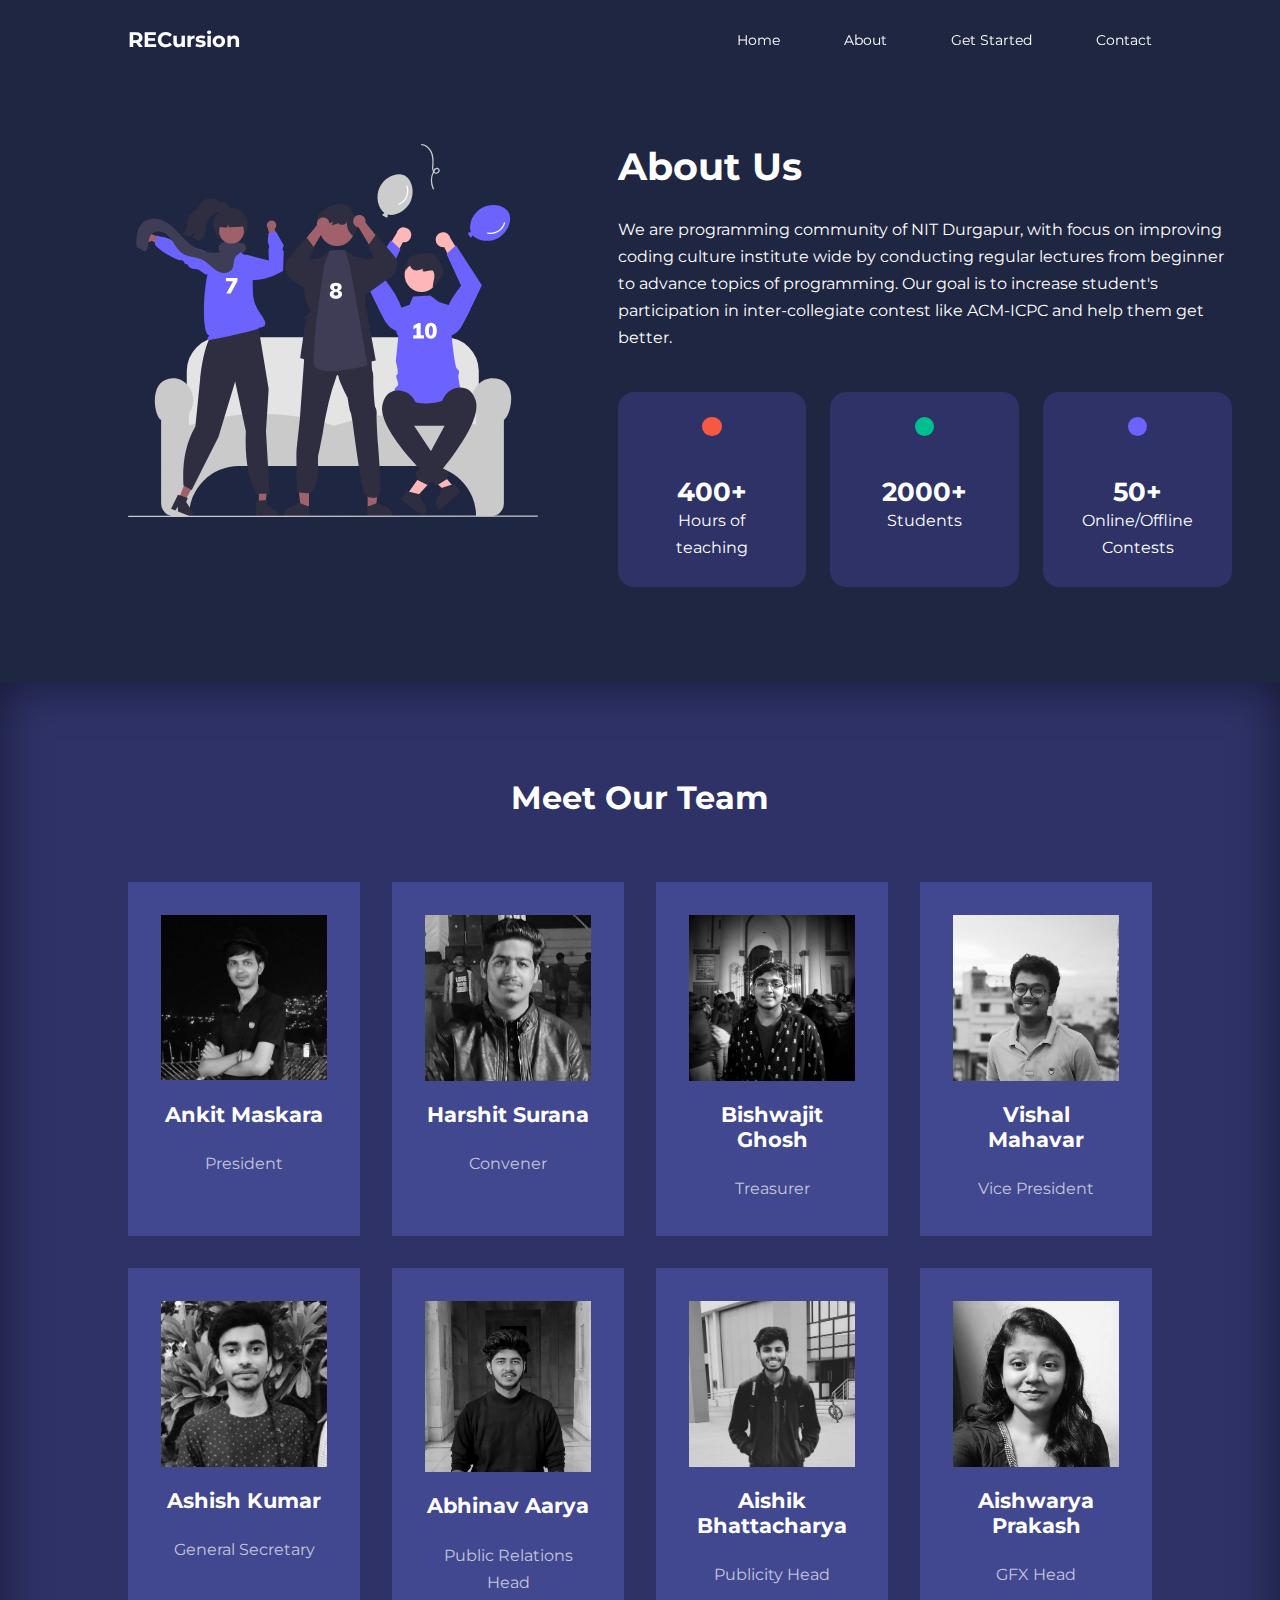
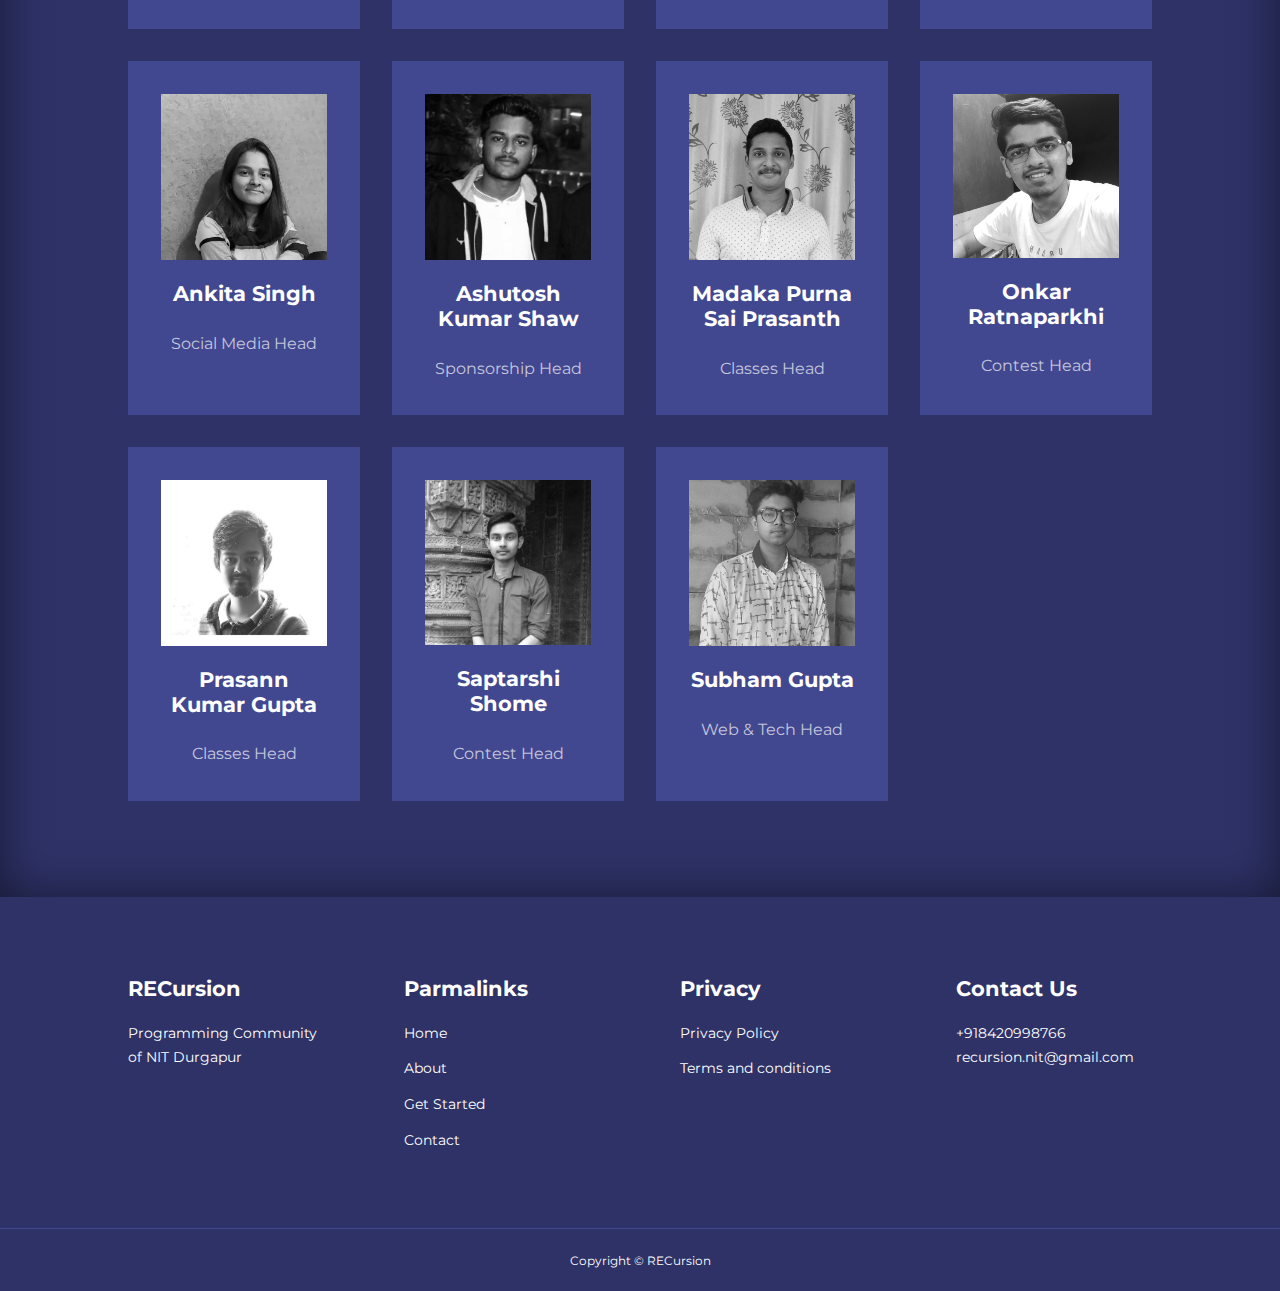
<file: about.html>
<!DOCTYPE html>
<html lang="en">
<head>
    <meta charset="UTF-8">
    <meta http-equiv="X-UA-Compatible" content="IE=edge">
    <meta name="viewport" content="width=device-width, initial-scale=1.0">
    <title>RECursion</title>
    <link rel="stylesheet" href="https://unicons.iconscout.com/release/v4.0.0/css/line.css">

    <link rel="stylesheet" href="./css/style.css">
    <link rel="stylesheet" href="./css/about.css">

    <link rel="preconnect" href="https://fonts.googleapis.com">
<link rel="preconnect" href="https://fonts.gstatic.com" crossorigin>
<link href="https://fonts.googleapis.com/css2?family=Montserrat:wght@200;300;400;500;600;700;800&display=swap" rel="stylesheet">






</head>
<body>


    <nav>
        <div class="container nav_container">
             <a href="index.html"><h4>RECursion</h4></a>
             <ul class="nav_menu">
                <li><a href="index.html">Home</a></li>
                <li><a href="about.html">About</a></li>
                <li><a href="courses.html">Get Started</a></li>
                <li><a href="contact.html">Contact</a></li>

             </ul>

             <button id="open-menu-btn"><i class="uil uil-bars"></i></button>

             <button id="close-menu-btn"><i class="uil uil-multiply"></i></button>
        </div>
    </nav>







    <section class="about_achievements">
        <div class="container about_achievements-container">
            <div class="about_achievements-left">
                <img src="./images/about achievements.svg" alt="">
            </div>

            <div class="about_achievements-right">
                <h1>About Us</h1>
                <p>
                    We are programming community of NIT Durgapur, with focus on improving coding culture institute wide by conducting regular lectures from beginner to advance topics of programming. Our goal is to increase student's participation in inter-collegiate contest like ACM-ICPC and help them get better.
                </p>
                <div class="achievements_cards">
                    <article class="achievement_card">
                        <span class="achievement_icon">
                            <i class="uil uil-video"></i>
                        </span>
                        <h3>400+</h3>
                        <p>Hours of teaching</p>
                    </article>
                    <article class="achievement_card">
                        <span class="achievement_icon">
                            <i class="uil uil-users-alt"></i>
                        </span>
                        <h3>2000+</h3>
                        <p>Students</p>
                    </article>
                    <article class="achievement_card">
                        <span class="achievement_icon">
                            <i class="uil uil-puzzle-piece"></i>
                        </span>
                        <h3>50+</h3>
                        <p>Online/Offline Contests</p>
                    </article>
                </div>
            </div>
        </div>

    </section>









    <section class="team">
        <h2>Meet Our Team</h2>
        <div class="container team_container">
            <article class="team_member">
                <div class="team_member_image">
                    <img src="./images/c1.png" alt="">

                </div>
                <div class="team_member_info">
                    <h4> Ankit Maskara</h4>
                    <p>President</p>
                </div>
                <div class="team_member-socials">
                    <a href="https://instagram.com" target="_blank"><i class="uil uil-instagram"></i></a>
                    <a href="https://phone.com" target="_blank"><i class="uil uil-phone"></i></a>
                    <a href="https://linkedin.com" target="_blank"><i class="uil uil-linkedin"></i></a>
                </div>
            </article>
            <article class="team_member">
                <div class="team_member_image">
                    <img src="./images/c2.png" alt="">

                </div>
                <div class="team_member_info">
                    <h4> Harshit Surana</h4>
                    <p>Convener</p>
                </div>
                <div class="team_member-socials">
                    <a href="https://instagram.com" target="_blank"><i class="uil uil-instagram"></i></a>
                    <a href="https://phone.com" target="_blank"><i class="uil uil-phone"></i></a>
                    <a href="https://linkedin.com" target="_blank"><i class="uil uil-linkedin"></i></a>
                </div>
            </article>
            <article class="team_member">
                <div class="team_member_image">
                    <img src="./images/c3.png" alt="">

                </div>
                <div class="team_member_info">
                    <h4> Bishwajit Ghosh</h4>
                    <p>Treasurer</p>
                </div>
                <div class="team_member-socials">
                    <a href="https://instagram.com" target="_blank"><i class="uil uil-instagram"></i></a>
                    <a href="https://phone.com" target="_blank"><i class="uil uil-phone"></i></a>
                    <a href="https://linkedin.com" target="_blank"><i class="uil uil-linkedin"></i></a>
                </div>
            </article>
            <article class="team_member">
                <div class="team_member_image">
                    <img src="./images/c4.png" alt="">

                </div>
                <div class="team_member_info">
                    <h4> Vishal Mahavar</h4>
                    <p>Vice President</p>
                </div>
                <div class="team_member-socials">
                    <a href="https://instagram.com" target="_blank"><i class="uil uil-instagram"></i></a>
                    <a href="https://phone.com" target="_blank"><i class="uil uil-phone"></i></a>
                    <a href="https://linkedin.com" target="_blank"><i class="uil uil-linkedin"></i></a>
                </div>
            </article>
            <article class="team_member">
                <div class="team_member_image">
                    <img src="./images/c5.png" alt="">

                </div>
                <div class="team_member_info">
                    <h4> Ashish Kumar</h4>
                    
                    <p>General Secretary</p>
                </div>
                <div class="team_member-socials">
                    <a href="https://instagram.com" target="_blank"><i class="uil uil-instagram"></i></a>
                    <a href="https://phone.com" target="_blank"><i class="uil uil-phone"></i></a>
                    <a href="https://linkedin.com" target="_blank"><i class="uil uil-linkedin"></i></a>
                </div>
            </article>
            <article class="team_member">
                <div class="team_member_image">
                    <img src="./images/c6.png" alt="">

                </div>
                <div class="team_member_info">
                    <h4> Abhinav Aarya</h4>
                    <p>Public Relations Head</p>
                </div>
                <div class="team_member-socials">
                    <a href="https://instagram.com" target="_blank"><i class="uil uil-instagram"></i></a>
                    <a href="https://phone.com" target="_blank"><i class="uil uil-phone"></i></a>
                    <a href="https://linkedin.com" target="_blank"><i class="uil uil-linkedin"></i></a>
                </div>
            </article>
            <article class="team_member">
                <div class="team_member_image">
                    <img src="./images/c7.png" alt="">

                </div>
                <div class="team_member_info">
                    <h4> Aishik Bhattacharya</h4>
                    <p>Publicity Head</p>
                </div>
                <div class="team_member-socials">
                    <a href="https://instagram.com" target="_blank"><i class="uil uil-instagram"></i></a>
                    <a href="https://phone.com" target="_blank"><i class="uil uil-phone"></i></a>
                    <a href="https://linkedin.com" target="_blank"><i class="uil uil-linkedin"></i></a>
                </div>
            </article>
            <article class="team_member">
                <div class="team_member_image">
                    <img src="./images/c8.png" alt="">

                </div>
                <div class="team_member_info">
                    <h4> Aishwarya Prakash</h4>
                    <p>GFX Head</p>
                </div>
                <div class="team_member-socials">
                    <a href="https://instagram.com" target="_blank"><i class="uil uil-instagram"></i></a>
                    <a href="https://phone.com" target="_blank"><i class="uil uil-phone"></i></a>
                    <a href="https://linkedin.com" target="_blank"><i class="uil uil-linkedin"></i></a>
                </div>
            </article>

            <article class="team_member">
                <div class="team_member_image">
                    <img src="./images/c9.png" alt="">

                </div>
                <div class="team_member_info">
                    <h4> Ankita Singh</h4>
                    <p>Social Media Head</p>
                </div>
                <div class="team_member-socials">
                    <a href="https://instagram.com" target="_blank"><i class="uil uil-instagram"></i></a>
                    <a href="https://phone.com" target="_blank"><i class="uil uil-phone"></i></a>
                    <a href="https://linkedin.com" target="_blank"><i class="uil uil-linkedin"></i></a>
                </div>
            </article>
            <article class="team_member">
                <div class="team_member_image">
                    <img src="./images/c10.png" alt="">

                </div>
                <div class="team_member_info">
                    <h4> Ashutosh Kumar Shaw</h4>
                    <p>Sponsorship Head</p>
                </div>
                <div class="team_member-socials">
                    <a href="https://instagram.com" target="_blank"><i class="uil uil-instagram"></i></a>
                    <a href="https://phone.com" target="_blank"><i class="uil uil-phone"></i></a>
                    <a href="https://linkedin.com" target="_blank"><i class="uil uil-linkedin"></i></a>
                </div>
            </article>
            <article class="team_member">
                <div class="team_member_image">
                    <img src="./images/c11.png" alt="">

                </div>
                <div class="team_member_info">
                    <h4> Madaka Purna Sai Prasanth</h4>
                    <p>Classes Head</p>
                </div>
                <div class="team_member-socials">
                    <a href="https://instagram.com" target="_blank"><i class="uil uil-instagram"></i></a>
                    <a href="https://phone.com" target="_blank"><i class="uil uil-phone"></i></a>
                    <a href="https://linkedin.com" target="_blank"><i class="uil uil-linkedin"></i></a>
                </div>
            </article>
            <article class="team_member">
                <div class="team_member_image">
                    <img src="./images/c12.png" alt="">

                </div>
                <div class="team_member_info">
                    <h4> Onkar Ratnaparkhi</h4>
                    <p>Contest Head</p>
                </div>
                <div class="team_member-socials">
                    <a href="https://instagram.com" target="_blank"><i class="uil uil-instagram"></i></a>
                    <a href="https://phone.com" target="_blank"><i class="uil uil-phone"></i></a>
                    <a href="https://linkedin.com" target="_blank"><i class="uil uil-linkedin"></i></a>
                </div>
            </article>
            <article class="team_member">
                <div class="team_member_image">
                    <img src="./images/c13.png" alt="">

                </div>
                <div class="team_member_info">
                    <h4> Prasann Kumar Gupta</h4>
                    
                    <p>Classes Head</p>
                </div>
                <div class="team_member-socials">
                    <a href="https://instagram.com" target="_blank"><i class="uil uil-instagram"></i></a>
                    <a href="https://phone.com" target="_blank"><i class="uil uil-phone"></i></a>
                    <a href="https://linkedin.com" target="_blank"><i class="uil uil-linkedin"></i></a>
                </div>
            </article>
            <article class="team_member">
                <div class="team_member_image">
                    <img src="./images/c14.png" alt="">

                </div>
                <div class="team_member_info">
                    <h4> Saptarshi Shome</h4>
                    <p>Contest Head</p>
                </div>
                <div class="team_member-socials">
                    <a href="https://instagram.com" target="_blank"><i class="uil uil-instagram"></i></a>
                    <a href="https://phone.com" target="_blank"><i class="uil uil-phone"></i></a>
                    <a href="https://linkedin.com" target="_blank"><i class="uil uil-linkedin"></i></a>
                </div>
            </article>
            <article class="team_member">
                <div class="team_member_image">
                    <img src="./images/c15.png" alt="">

                </div>
                <div class="team_member_info">
                    <h4> Subham Gupta</h4>
                    <p>Web & Tech Head</p>
                </div>
                <div class="team_member-socials">
                    <a href="https://instagram.com" target="_blank"><i class="uil uil-instagram"></i></a>
                    <a href="https://phone.com" target="_blank"><i class="uil uil-phone"></i></a>
                    <a href="https://linkedin.com" target="_blank"><i class="uil uil-linkedin"></i></a>
                </div>
            </article>
            <!-- <article class="team_member">
                <div class="team_member_image">
                    <img src="./images/tm8.jpg" alt="">

                </div>
                <div class="team_member_info">
                    <h4> Prashant Shukla</h4>
                    <p>Expert Tutor</p>
                </div>
                <div class="team_member-socials">
                    <a href="https://instagram.com" target="_blank"><i class="uil uil-instagram"></i></a>
                    <a href="https://phone.com" target="_blank"><i class="uil uil-phone"></i></a>
                    <a href="https://linkedin.com" target="_blank"><i class="uil uil-linkedin"></i></a>
                </div>
            </article> -->
        </div>
    </section>




















    





    <footer >
        <div class="container footer_container">
            <div class="footer_1">
                <a href="index.html" class="footer_logo"><h4>RECursion</h4></a>
                <p>Programming Community of NIT Durgapur</p>
            </div>
    
            <div class="footer_2">
                <h4>Parmalinks</h4>
                <ul class="parmalinks">
                    <li><a href="index.html">Home</a></li>
                    <li><a href="about.html">About</a></li>
                    <li><a href="courses.html">Get Started</a></li>
                    <li><a href="contact.html">Contact</a></li>
                </ul>
            </div>
    
            <div class="footer_3">
                <h4>Privacy</h4>
                <ul class="privacy">
                    <li><a href="#l">Privacy Policy</a></li>
                    <li><a href="#">Terms and conditions</a></li>
                    <!-- <li><a href="#">Refund Policy</a></li> -->
                </ul>
            </div>
    
            <div class="footer_4">
                <h4>Contact Us</h4>
                <div>
                    <p>+918420998766</p>
                    <p>recursion.nit@gmail.com</p>
                </div>
    
                <ul class="footer_socials">
                    <li>
                    <a href="https://www.facebook.com/recursion.nit/"><i class="uil uil-facebook"></i></a>
                    </li>
                    <li>
                    <a href="https://www.instagram.com/recursion.nitd/"><i class="uil uil-instagram"></i></a>
                    </li>
                    <li>
                    <a href="#"><i class="uil uil-phone"></i></a>
                    </li>
                    <li>
                    <a href="https://www.linkedin.com/in/recursion-nit-durgapur-programming-community-2a19321a4/?originalSubdomain=in"><i class="uil uil-linkedin"></i></a>
                    </li>
                </ul>
            </div>
    
    
        </div>
    
        <div class="footer_copyright">
            <small>Copyright &copy; RECursion</small>
        </div>
    
    
    </footer>
    


    <script src="./main.js"></script>


</body>
</html>
</file>
<file: css/style.css>
* {
    margin: 0;
    padding: 0;
    border: 0ch;
    outline: 0;
    text-decoration: none;
    list-style: none;
    box-sizing: border-box;
}

:root {

    --color-primary: #6c63ff;
    --color-success: #00bf8e;
    --color-warning: #f7c94b;
    --color-danger: #f75842;
    --color-danger-variant: Orgba(247, 88, 66, 0.4);
    --color-white: #fff;
    --color-light: rgba(255, 255, 255, 0.7);
    --color-black: #000;
    --color-bg: #1f2641;
    --color-bg1: #2e3267;
    --color-bg2: #424890;
    --container-width-lg: 80%;
    --container-width-md: 90%;
    --container-width-sm: 94%;
    --transition: all 400ms ease;

}

body {
    font-family: 'Montserrat', sans-serif;
    line-height: 1.7;
    color: var(--color-white);
    background-color: var(--color-bg);
}

.container {
    width: var(--container-width-lg);
    margin: 0 auto;


}

section {
    padding: 6rem 0;

}

section h2 {
    text-align: center;
    margin-bottom: 4rem;
}

h1,
h2,
h3,
h4,
h5 {
    line-height: 1.2;

}

h1 {
    font-size: 2.4rem;
}

h2 {
    font-size: 2rem;
}

h3 {
    font-size: 1.6rem;
}

h4 {
    font-size: 1.3rem;
}

a {
    color: var(--color-white);
}

img {
    width: 100%;
    display: block;
    object-fit: cover;
}

.btn {
    display: inline-block;
    background-color: var(--color-white);
    color: var(--color-black);
    padding: 1rem 2rem;
    border: 1px solid transparent;
    font-weight: 500;
    transition: var(--transition);

}

.btn:hover {
    background: transparent;
    color: var(--color-white);
    border-color: var(--color-white);
}


.btn-primary {
    background: var(--color-danger);
    color: var(--color-white);

}



/* /////////////////navbar///////////////// */


nav {
    background: transparent;
    width: 100vw;
    height: 5rem;
    position: fixed;
    top: 0;
    z-index: 11;
}

.window-scroll{
    background: var(--color-primary);
    box-shadow: 0 1rem 2rem rgba(0 ,0 ,0 ,0.2);
}


.nav_container {
    height: 100%;
    display: flex;
    justify-content: space-between;
    align-items: center;
}

nav button {
    display: none;
}

.nav_menu {
    display: flex;
    align-items: center;
    gap: 4rem;
}

.nav_menu a {
    font-size: 0.9rem;
    transition: var(--transition);
}

.nav_menu a:hover {
    color: var(--color-bg2);

}

/*/////////// header///////////////// */

header {
    position: relative;
    top: 5rem;
    overflow: hidden;
    height: 70vh;
    margin-bottom: 5rem;

}

.header_container {
    display: grid;
    grid-template-columns: 1fr 1fr;
    align-items: center;
    gap: 5rem;
    height: 100%;

}

.header_left p {
    margin: 1rem 0 2.4rem;

}


/* ////////////////categories////////////// */


.categories {
    background: var(--color-bg1);
    height: 32rem;
}

.categories h1 {
    line-height: 1;
    margin-bottom: 3rem;
}

.categories_container {
    display: grid;
    grid-template-columns: 40% 60%;
}

.categories_left {
    margin-right: 4rem;

}

.categories_left p {
    margin: 1rem 0 3rem;

}

.categories_right {
    display: grid;
    grid-template-columns: repeat(3, 1fr);
    gap: 1.2rem;
}

.category {
    background: var(--color-bg2);
    padding: 2rem;
    transition: var(--transition);
    border-radius: 30px;
}

.category p {
    font-size: 15px;
    font-weight: lighter !important;
}

.category:hover {
    box-shadow: 0 3rem 3rem rgba(0, 0, 0, 0.3);
    z-index: 1;
}

.category:nth-child(2) .category_icon{
    background: var(--color-danger);
}
.category:nth-child(3) .category_icon{
    background: var(--color-success);
}
.category:nth-child(4) .category_icon{
    background: var(--color-warning);
}
.category:nth-child(5) .category_icon{
    background: var(--color-success);
}

.category_icon{
    background: var(--color-primary);
    padding: 0.7rem;
    border-radius: 0.9rem;
}

.category h5{
    margin: 2rem 0 1rem;
}
.category p{
    font-size: 0.85rem;
}






 .courses{
    margin-top: 5rem;
 }
 .courses_container{
    display: grid;
    grid-template-columns: repeat(3 , 1fr);
    gap: 2rem;

 }
 .course{
    background: var(--color-bg1);
    text-align: center;
    border: 1px solid transparent;
    transition: var(--transition);
 }

 .course:hover{
    background: transparent;
    border-color: var(--color-primary);
 }
 .course_info{
    padding: 2rem;
 }

 .course_info p{
    margin: 1.2rem 0 2rem !important;
    font-size: 0.9rem;
 }







 .faqs{
    background: var(--color-bg1);
    box-shadow: inset 0 0 3rem rgba(0 ,0 ,0 ,0.5);

 }

 .faqs_container{
    display: grid;
    grid-template-columns: 1fr 1fr;
    gap: 1rem;
 }
 .faq{
    padding: 2rem;
    display: flex;
    align-items: center;
    gap: 1.4rem;
    height: fit-content;
    background-color: var(--color-primary);
    cursor: pointer;
    
 }

 .faq h4{
    font-size: 1rem;
    line-height: 2.2;
 }

 .faq_icon{
    align-self: flex-start;
    font-size: 1.2rem;
 }
 .faq p{
    margin-top: 0.8rem;
    display: none;

 }
 .faq.open p{
    display: block;

 }








 .testimonial_container{
    overflow: hidden;    
    position: relative;
    margin-bottom: rem;
 }
 .testimonial{
    padding-top: 2rem;
 }
 .avatar{
    width: 6rem;
    height: 6rem;
    border-radius: 50%;
    overflow: hidden;
    margin: 0 auto 1rem;
    border: 1rem solid var(--color-bg1);

 }

 .testimonial_info{
    text-align: center;

 }
 .testimonial_body{
    background: var(--color-primary);
    padding: 2rem;
    margin-top: 3rem;
    position: relative
 }

 .testimonial_body::before {
    content: "";
    display: block;
    background: red;
    background: linear-gradient(135deg , transparent , var(--color-primary) , var(--color-primary));
    width: 2rem;
    height: 2rem;
    position: absolute;
    left: 43%;
    top: -1.1rem;
    transform: rotate(45deg);
 }






 footer{
    background: var(--color-bg1);
    padding-top: 5rem;
    font-size: 0.9rem;

 }

 .footer_container{
    display: grid;
    grid-template-columns: repeat(4 , 1fr);
    gap: 5rem;
 }

 .footer_container > div h4{
    margin-bottom: 1.2rem;
 }
 .footer_1 p{
    margin: 0 0 2rem;

 }

 footer ul li{
    margin-bottom: 0.7rem;
 }
 footer ul li a:hover{
    text-decoration: underline;
 }
 .footer_socials{
    display: flex;
    gap: 1rem;
    font-size: 1.2rem;
    margin-top: 2rem;
 }

 .footer_copyright{
    text-align: center;
    margin-top: 4rem;
    padding: 1.2rem;
    border-top: 1px solid var(--color-bg2);
 }



 /* ///////////////////////////////////////////////////////////////////////////////////////////////////////// */
 /* ///////////////////////////////////////////Media Query?//////////////////////////////////////////////////// */



 @media screen and (max-width : 1024px) {
    .container{
        width: var(--container-width-md);
    }

    h1{
        font-size: 2.2rem;
    }
    h2{
        font-size: 1.7rem;
    }
    h3{
        font-size: 1.4rem;
    }
    h4{
        font-size: 1.2rem;
    }


    nav button{
        display: inline-block;
        background: transparent; 
        font-size: 1.8rem;
        color: var(--color-white) ;
        cursor: pointer;
    }
    nav button#close-menu-btn {
        display: none;
    }
    .nav_menu{
        position: fixed;
        top: 5rem;
        right: 5%;
        height: fit-content;
        width: 18rem;
        flex-direction: column;
        gap: 0;
        display: none;
    }

    .nav_menu li{
        width: 100%;
        height: 5.8rem;
        animation: animateNavitems 400ms linear forwards;
        transform-origin: top right;
        opacity: 0;
    }

    .nav_menu li:nth-child(2){
        animation-delay: 200ms;
    }
    .nav_menu li:nth-child(3){
        animation-delay: 400ms;
    }
    .nav_menu li:nth-child(4){
        animation-delay: 600ms;
    }


    @keyframes animateNavitems {
        0%{
            transform: rotateZ(-90deg) rotateX(90deg) scale(0.1);

        }
        100%{
            transform: rotateZ(0) rotateX(0) scale(1);
            opacity: 1;
        }
        
    }
    .nav_menu li a{
        background: var(--color-primary);
        box-shadow: -4rem 6rem 10rem rgba(0 ,0 ,0 ,0.6);
        width: 100%;
        height: 100%;
        display: grid;
        place-items: center;
    }
    .nav_menu li a:hover{
        background: var(--color-bg2);
        color: var(--color-white);
    }



    header{
        height: 52vh;
        margin-bottom: 4rem;
    }

    .header_container{
        gap: 0px;
        padding-bottom: 3rem;
    }


    .categories{
        height: auto;
    }

    .categories_container{
        grid-template-columns: 1fr;
        gap: 3rem;
    }
    .categories_left{
        margin-right: 0;
    }


    .courses{
        margin-top: 0;
    }
    .courses_container{
        grid-template-columns: 1fr 1fr;
    }


    .faqs_container{
        grid-template-columns: 1fr;
    }
    .faq{
        padding: 1.5rem;
    }




    .footer_container{
        grid-template-columns: 1fr 1fr;
    }
 }




 @media screen and (max-width: 600px) {
    .container{
        width: var(--container-width-sm);
    }

    .nav_menu{
        right:3%
    }
    header{
        height: 100vh;
    }
    .header_container{
        grid-template-columns: 1fr;
        text-align: center;
        margin-top: 0;
    }

    .header_left p{
        margin-bottom: 1.3rem;
    }


    .categories_right{
        grid-template-columns: 1fr 1fr;
        gap: 0.7rem;
    }
    .category{
        padding: 1rem;
        border-radius: 1rem;
    }
    .category_icon{
        margin-top: 4px;
        display: inline-block;
    }
    .courses_container{
        grid-template-columns: 1fr;
    }
    .testimonial_body{
        padding: 1.2rem;
    }
    .footer_container{
        grid-template-columns: 1fr;
        text-align: center;
        gap: 2rem;
    }
    .footer_1 p{
        margin: 1rem auto;
    }
    .footer_socials{
        justify-content: center ;
    }
 }


 .testimonial_body p{
    text-align: center;
 }
 .header_left h4{
    color: var(--color-warning);
 }
 @media screen and (min-width:1024px) {
    .header_left h4{
        font-size: 30px;
    }

    
 }
</file>
<file: css/about.css>
.about_achievements{
    margin-top: 3rem;
}

.about_achievements-container{
    display: grid;
    grid-template-columns: 40% 60%;
    gap: 5rem;
}
.about_achievements-right > p{
    margin: 1.6rem 0 2.5rem;
}

.achievements_cards{
    display: grid;
    grid-template-columns: repeat(3 , 1fr);
    gap: 1.5rem;

}

.achievement_card{
    background: var(--color-bg1);
    padding: 1.6rem;
    border-radius: 1rem;
    text-align: center;
    transition: var(--transition);

}
.achievement_card:hover{
    background: var(--color-bg2);
    box-shadow: 0 3rem 3rem rgba(0, 0, 0, 0.3);
}

.achievement_icon{
    background: var(--color-danger);
    padding: 0.6rem;
    border-radius: 1rem;
    display: inline-block;
    margin-bottom: 2rem;
    font-size: 2rem;
}


.achievement_card:nth-child(2) .achievement_icon{
    background: var(--color-success);

}
.achievement_card:nth-child(3) .achievement_icon{
    background: var(--color-primary);
    
}








.team{
    background: var(--color-bg1);
    box-shadow: inset 0 0 3rem rgba(0, 0, 0, 0.5);
}
.team_container{
    display: grid;
    grid-template-columns: repeat(4, 1fr);
    gap: 2rem;
}
.team_member{
    background-color: var(--color-bg2);
    padding: 2rem;
    border: 1px solid transparent;
    transition: var(--transition);
    position: relative;
    overflow: hidden;

}
.team_member:hover{
    background: transparent;
    border-color: var(--color-primary);

}
.team_member_image img{
    filter: saturate(0);
}
.team_member:hover img{
    filter: saturate(1);
}
.team_member_info *{
    text-align: center;
    margin-top: 1.4rem;
}
.team_member_info p{
    color: var(--color-light);
}
.team_member-socials{
    position: absolute;
    top: 50%;
    transform: translateY(-50%);
    right: -100%;
    display: flex;
    flex-direction: column;
    background: var(--color-primary);
    border-radius: 1rem 0 0 1rem;
    box-shadow: -2rem 0 2rem rgba(0, 0, 0, 0.3);
    transition: var(--transition);
}
.team_member-socials a{
    padding: 1rem;
}

.team_member:hover .team_member-socials{
    right: 0 ;
}


@media screen and (max-width: 1024px) {
    .about_achievements{
        margin-top: 2rem;
    }    
    .about_achievements-container{
        grid-template-columns: 1fr;
        gap: 4rem;
    }
    .about_achievements-left{
        width: 80%;
        margin: 0 auto;
    }
    .team_container{
        grid-template-columns: repeat(3 , 1fr);
        gap: 1.5rem;
    }
    .team_member{
        padding: 1rem;
    }
}


@media screen and (max-width: 600px) {
    .achievements_cards{
        grid-template-columns: 1fr 1fr;
        gap: 0.7rem;
    }
    .team_container{
        grid-template-columns: 1fr 1fr;
        gap: 0.7rem;
        
    }
    .team_member{
        padding: 0;
    }

    .team_member p{
        margin-bottom: 1.5rem;
    }

}
</file>
